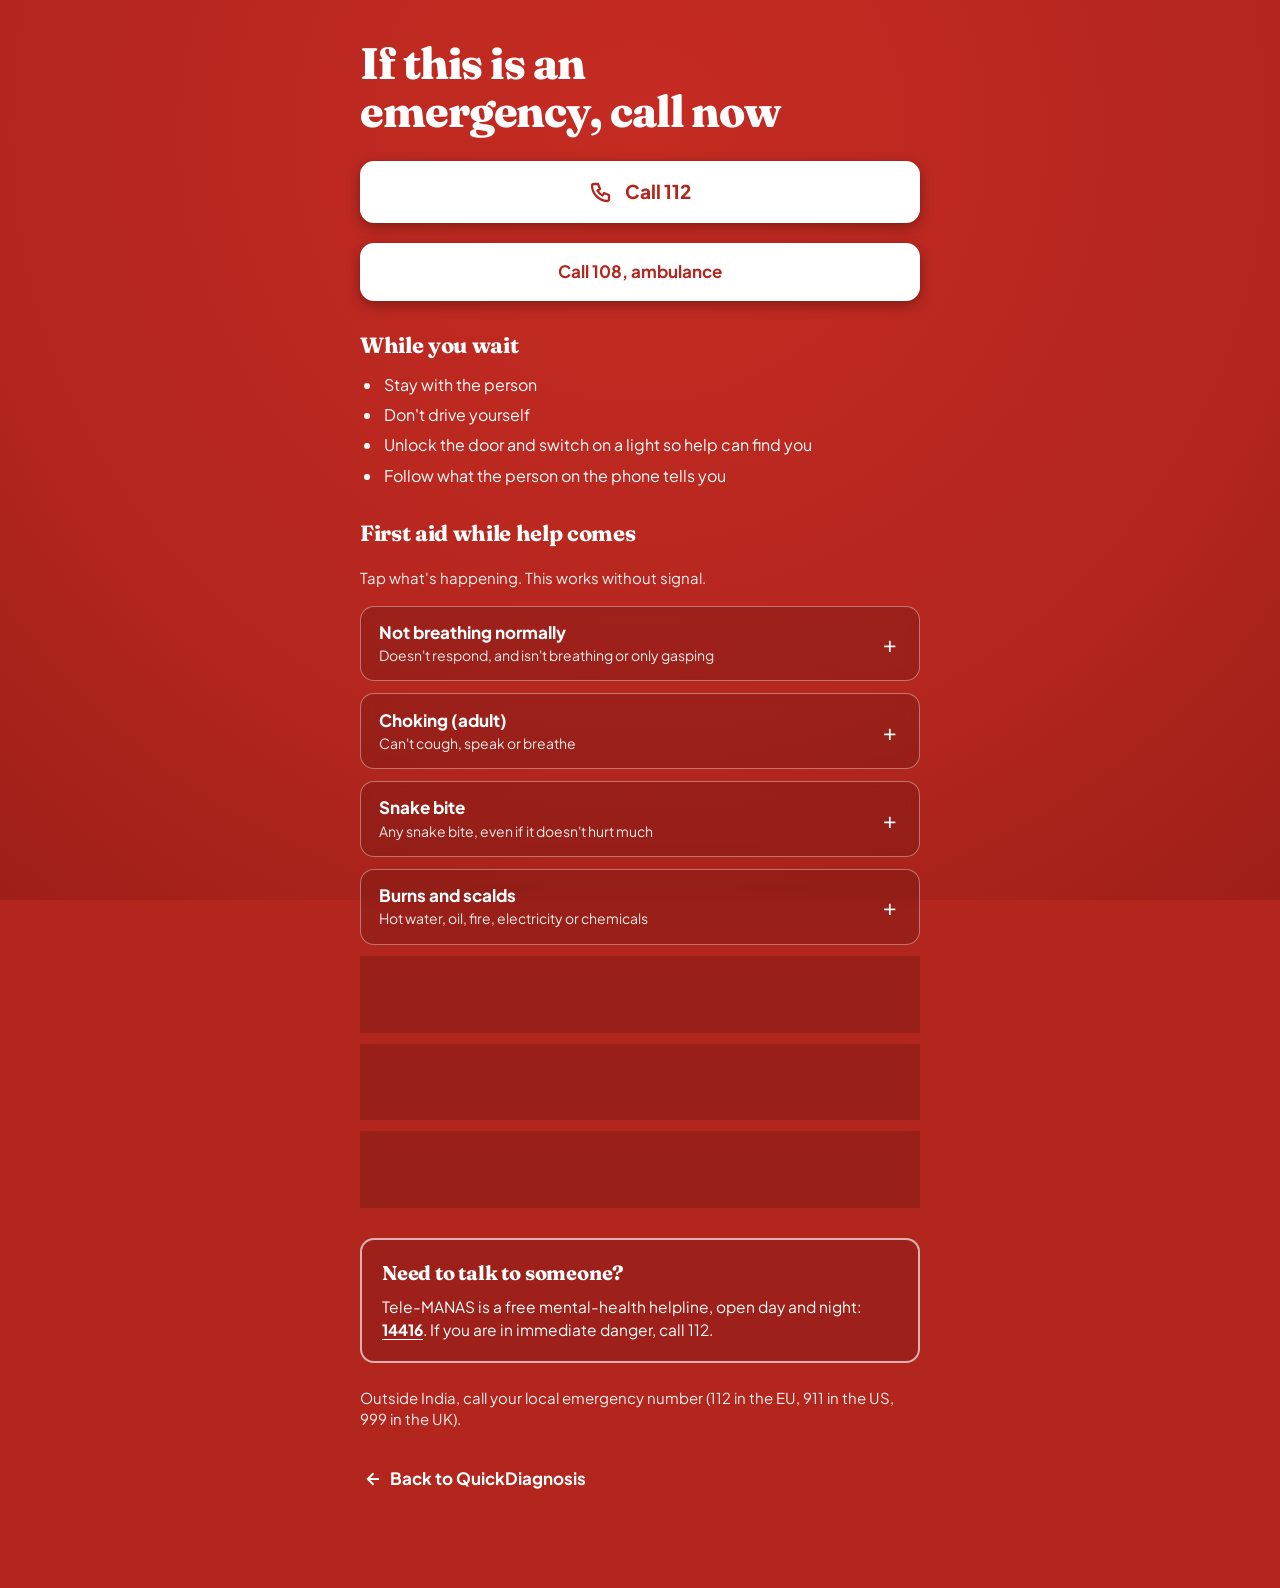
<file: templates/emergency.html>
<!DOCTYPE html>
<html lang="en">
<head>
  <meta charset="UTF-8">
  <meta name="viewport" content="width=device-width, initial-scale=1.0, maximum-scale=5.0">
  <meta http-equiv="X-UA-Compatible" content="ie=edge">
  
  <title>Emergency numbers · QuickDiagnosis</title>
  <meta name="description" content="If this is an emergency, call now. Numbers for India, what to do while you wait, and first aid that works without signal.">
  
  <!-- PWA & Mobile Web Capabilities -->
  <link rel="manifest" href="/manifest.json">
  <meta name="theme-color" content="#b3261e">
  <meta name="apple-mobile-web-app-capable" content="yes">
  <meta name="apple-mobile-web-app-status-bar-style" content="black-translucent">
  <link rel="icon" type="image/png" sizes="192x192" href="/static/icons/icon-192.png">
  <link rel="shortcut icon" href="/static/favicon.ico">

  <!-- Typography -->
  <link rel="preconnect" href="https://fonts.googleapis.com">
  <link rel="preconnect" href="https://fonts.gstatic.com" crossorigin>
  <link href="https://fonts.googleapis.com/css2?family=Fraunces:opsz,wght@9..144,700;800&family=Plus+Jakarta+Sans:wght@400;500;600;700;800&display=swap" rel="stylesheet">

  <style>
    /* ==========================================================================
       EMERGENCY FULL-RED PAGE STYLING
       Distraction-free, high-contrast, offline-first design
       Works seamlessly on both desktop (laptop) and mobile devices
       ========================================================================== */
    :root {
      --emergency-bg: #b3261e;
      --emergency-bg-darker: #9e1f18;
      --emergency-card-bg: rgba(0, 0, 0, 0.14);
      --emergency-card-hover: rgba(0, 0, 0, 0.22);
      --emergency-border: rgba(255, 255, 255, 0.38);
      --emergency-border-bright: rgba(255, 255, 255, 0.75);
      --text-white: #ffffff;
      --font-serif: 'Fraunces', Georgia, 'Times New Roman', serif;
      --font-sans: 'Plus Jakarta Sans', -apple-system, BlinkMacSystemFont, 'Segoe UI', Roboto, sans-serif;
    }

    *, *::before, *::after {
      box-sizing: border-box;
      margin: 0;
      padding: 0;
    }

    html, body {
      min-height: 100%;
      background-color: var(--emergency-bg);
      color: var(--text-white);
      font-family: var(--font-sans);
      font-size: 16px;
      line-height: 1.5;
      -webkit-font-smoothing: antialiased;
      -moz-osx-font-smoothing: grayscale;
      overflow-x: hidden;
    }

    body {
      background: radial-gradient(circle at 50% 15%, #c52b22 0%, var(--emergency-bg) 65%, var(--emergency-bg-darker) 100%);
      background-attachment: fixed;
    }

    /* Skip link for accessibility */
    .skip-link {
      position: absolute;
      top: -999px;
      left: 1rem;
      background: #ffffff;
      color: #9e1f18;
      padding: 0.5rem 1rem;
      border-radius: 6px;
      font-weight: 700;
      text-decoration: none;
      z-index: 1000;
    }
    .skip-link:focus {
      top: 1rem;
    }

    /* Main Container */
    .emergency-wrapper {
      min-height: 100vh;
      display: flex;
      flex-direction: column;
      justify-content: flex-start;
      align-items: center;
      padding: 2.5rem 1.25rem 4rem;
    }

    .emergency-container {
      width: 100%;
      max-width: 560px;
      margin: 0 auto;
      display: flex;
      flex-direction: column;
      gap: 1.25rem;
    }

    /* Top Heading */
    .emergency-heading {
      font-family: var(--font-serif);
      font-size: clamp(2rem, 1.4rem + 2.6vw, 2.75rem);
      font-weight: 800;
      line-height: 1.08;
      letter-spacing: -0.025em;
      color: var(--text-white);
      margin-bottom: 0.35rem;
      text-wrap: balance;
    }

    /* Primary Call Buttons */
    .btn-emergency {
      display: flex;
      align-items: center;
      justify-content: center;
      gap: 0.75rem;
      width: 100%;
      min-height: 62px;
      padding: 0.85rem 1.5rem;
      background-color: #ffffff;
      color: var(--emergency-bg);
      font-family: var(--font-sans);
      font-size: 1.1875rem;
      font-weight: 750;
      text-decoration: none;
      border-radius: 14px;
      border: 3px solid #ffffff;
      box-shadow: 0 4px 14px rgba(0, 0, 0, 0.32);
      cursor: pointer;
      user-select: none;
      transition: transform 0.16s ease, box-shadow 0.16s ease, background-color 0.16s ease;
      -webkit-tap-highlight-color: transparent;
    }

    .btn-emergency:hover {
      transform: translateY(-2px);
      box-shadow: 0 6px 18px rgba(0, 0, 0, 0.42);
      background-color: #fffaf9;
    }

    .btn-emergency:active {
      transform: translateY(1px);
      box-shadow: 0 2px 6px rgba(0, 0, 0, 0.28);
    }

    .btn-emergency svg {
      flex-shrink: 0;
      width: 24px;
      height: 24px;
    }

    .btn-emergency-secondary {
      min-height: 56px;
      font-size: 1.0625rem;
      font-weight: 700;
    }

    /* While You Wait Section */
    .while-you-wait-section {
      margin-top: 0.5rem;
    }

    .section-title {
      font-family: var(--font-serif);
      font-size: 1.375rem;
      font-weight: 750;
      letter-spacing: -0.015em;
      color: var(--text-white);
      margin-bottom: 0.65rem;
    }

    .wait-list {
      list-style-type: disc;
      padding-left: 1.35rem;
      display: flex;
      flex-direction: column;
      gap: 0.45rem;
      font-size: 1rem;
      line-height: 1.45;
    }

    .wait-list li {
      padding-left: 0.15rem;
    }

    /* First Aid Section */
    .first-aid-section {
      margin-top: 0.65rem;
      display: flex;
      flex-direction: column;
      gap: 0.75rem;
    }

    .section-subtitle {
      font-size: 0.9375rem;
      opacity: 0.92;
      margin-top: -0.35rem;
      margin-bottom: 0.25rem;
    }

    /* Accordion Details & Summary */
    .first-aid-item {
      border: 1.5px solid var(--emergency-border);
      border-radius: 14px;
      background: var(--emergency-card-bg);
      backdrop-filter: blur(6px);
      -webkit-backdrop-filter: blur(6px);
      padding: 0.95rem 1.15rem;
      transition: background-color 0.2s ease, border-color 0.2s ease, box-shadow 0.2s ease;
      cursor: pointer;
    }

    .first-aid-item:hover {
      background: var(--emergency-card-hover);
      border-color: var(--emergency-border-bright);
    }

    .first-aid-item[open] {
      background: rgba(0, 0, 0, 0.24);
      border-color: var(--emergency-border-bright);
      box-shadow: 0 4px 16px rgba(0, 0, 0, 0.2);
    }

    .first-aid-summary {
      display: flex;
      align-items: center;
      justify-content: space-between;
      gap: 1rem;
      list-style: none;
      outline: none;
      user-select: none;
    }

    .first-aid-summary::-webkit-details-marker {
      display: none;
    }

    .summary-text-group {
      display: flex;
      flex-direction: column;
      gap: 0.2rem;
    }

    .summary-title {
      font-size: 1.0625rem;
      font-weight: 750;
      color: var(--text-white);
      line-height: 1.25;
    }

    .summary-subtitle {
      font-size: 0.875rem;
      opacity: 0.9;
      color: var(--text-white);
      line-height: 1.35;
    }

    .toggle-plus-icon {
      flex-shrink: 0;
      width: 22px;
      height: 22px;
      display: flex;
      align-items: center;
      justify-content: center;
      font-size: 1.4rem;
      font-weight: 400;
      line-height: 1;
      color: var(--text-white);
      transition: transform 0.22s cubic-bezier(0.16, 1, 0.3, 1);
    }

    .first-aid-item[open] .toggle-plus-icon {
      transform: rotate(45deg);
    }

    /* Accordion Body */
    .first-aid-body {
      padding-top: 1rem;
      margin-top: 0.75rem;
      border-top: 1px solid rgba(255, 255, 255, 0.2);
      display: flex;
      flex-direction: column;
      gap: 0.9rem;
      cursor: default;
    }

    .btn-call-first {
      min-height: 48px;
      font-size: 1rem;
      font-weight: 700;
      padding: 0.65rem 1.2rem;
      border-radius: 12px;
    }

    .body-subsection {
      display: flex;
      flex-direction: column;
      gap: 0.35rem;
    }

    .body-subheading {
      font-size: 1rem;
      font-weight: 750;
      color: var(--text-white);
    }

    .do-list {
      list-style-type: decimal;
      padding-left: 1.35rem;
      display: flex;
      flex-direction: column;
      gap: 0.45rem;
      font-size: 0.9375rem;
      line-height: 1.45;
    }

    .dont-list {
      list-style-type: disc;
      padding-left: 1.35rem;
      display: flex;
      flex-direction: column;
      gap: 0.45rem;
      font-size: 0.9375rem;
      line-height: 1.45;
    }

    .source-note {
      font-size: 0.8125rem;
      opacity: 0.9;
      line-height: 1.4;
      margin-top: 0.25rem;
    }

    .source-note a {
      color: var(--text-white);
      text-decoration: underline;
      text-underline-offset: 3px;
    }

    /* Need to talk to someone card */
    .support-card {
      margin-top: 0.65rem;
      border: 2px solid rgba(255, 255, 255, 0.65);
      border-radius: 14px;
      background: rgba(0, 0, 0, 0.12);
      padding: 1.15rem 1.25rem;
      display: flex;
      flex-direction: column;
      gap: 0.5rem;
    }

    .support-title {
      font-family: var(--font-serif);
      font-size: 1.25rem;
      font-weight: 750;
      color: var(--text-white);
      letter-spacing: -0.01em;
    }

    .support-text {
      font-size: 0.96875rem;
      line-height: 1.48;
    }

    .support-text a {
      color: var(--text-white);
      font-weight: 750;
      text-decoration: underline;
      text-underline-offset: 3px;
    }

    /* Outside India Text */
    .outside-note {
      font-size: 0.9375rem;
      opacity: 0.92;
      line-height: 1.45;
      margin-top: 0.25rem;
    }

    /* Back Link (Requested change: "Back to QuickDiagnosis") */
    .back-action-wrap {
      margin-top: 0.5rem;
      padding-bottom: 1.5rem;
    }

    .back-to-home-link {
      display: inline-flex;
      align-items: center;
      gap: 0.5rem;
      font-size: 1.0625rem;
      font-weight: 700;
      color: var(--text-white);
      text-decoration: none;
      padding: 0.5rem 0.25rem;
      border-radius: 6px;
      transition: opacity 0.15s ease, transform 0.15s ease;
    }

    .back-to-home-link:hover {
      text-decoration: underline;
      text-underline-offset: 4px;
      opacity: 0.92;
      transform: translateX(-2px);
    }

    .back-to-home-link svg {
      width: 18px;
      height: 18px;
      transition: transform 0.15s ease;
    }

    .back-to-home-link:hover svg {
      transform: translateX(-3px);
    }

    /* ==========================================================================
       RESPONSIVE ADAPTATIONS (Desktop Laptop & Mobile)
       ========================================================================== */
    @media (max-width: 600px) {
      .emergency-wrapper {
        padding: 1.75rem 1rem 3rem;
      }

      .emergency-heading {
        font-size: 2.15rem;
      }

      .btn-emergency {
        min-height: 58px;
        font-size: 1.125rem;
        padding: 0.8rem 1.25rem;
      }

      .btn-emergency-secondary {
        min-height: 52px;
        font-size: 1rem;
      }

      .first-aid-item {
        padding: 0.85rem 1rem;
      }

      .summary-title {
        font-size: 1rem;
      }

      .summary-subtitle {
        font-size: 0.825rem;
      }

      .support-card {
        padding: 1rem;
      }

      .support-title {
        font-size: 1.15rem;
      }
    }

    @media (max-width: 360px) {
      .emergency-heading {
        font-size: 1.85rem;
      }
      .btn-emergency {
        font-size: 1.05rem;
      }
    }
  </style>
</head>
<body>

  <!-- Accessible Skip Link -->
  <a class="skip-link" href="#emergency-main">Skip to content</a>

  <main class="emergency-wrapper" id="emergency-main">
    <div class="emergency-container">
      
      <!-- Page Title -->
      <h1 class="emergency-heading">If this is an<br>emergency, call now</h1>

      <!-- Primary Emergency Call Buttons -->
      <a class="btn-emergency" href="tel:112" aria-label="Call national emergency number 112">
        <svg viewBox="0 0 24 24" fill="none" stroke="currentColor" stroke-width="2.3" stroke-linecap="round" stroke-linejoin="round" aria-hidden="true" focusable="false">
          <path d="M5 4h4l2 5-2.5 1.5a11 11 0 0 0 5 5L15 13l5 2v4a2 2 0 0 1-2 2A16 16 0 0 1 3 6a2 2 0 0 1 2-2z"/>
        </svg>
        Call 112
      </a>

      <a class="btn-emergency btn-emergency-secondary" href="tel:108" aria-label="Call ambulance emergency number 108">
        Call 108, ambulance
      </a>

      <!-- While you wait -->
      <section class="while-you-wait-section" aria-labelledby="while-wait-heading">
        <h2 id="while-wait-heading" class="section-title">While you wait</h2>
        <ul class="wait-list">
          <li>Stay with the person</li>
          <li>Don't drive yourself</li>
          <li>Unlock the door and switch on a light so help can find you</li>
          <li>Follow what the person on the phone tells you</li>
        </ul>
      </section>

      <!-- First aid while help comes -->
      <section class="first-aid-section" aria-labelledby="first-aid-heading">
        <h2 id="first-aid-heading" class="section-title">First aid while help comes</h2>
        <p class="section-subtitle">Tap what's happening. This works without signal.</p>

        <!-- 1. Not breathing normally -->
        <details id="cpr" class="first-aid-item">
          <summary class="first-aid-summary">
            <div class="summary-text-group">
              <span class="summary-title">Not breathing normally</span>
              <span class="summary-subtitle">Doesn't respond, and isn't breathing or only gasping</span>
            </div>
            <span class="toggle-plus-icon" aria-hidden="true">+</span>
          </summary>
          <div class="first-aid-body">
            <a class="btn-emergency btn-call-first" href="tel:112">
              <svg viewBox="0 0 24 24" fill="none" stroke="currentColor" stroke-width="2.3" stroke-linecap="round" stroke-linejoin="round" aria-hidden="true" focusable="false">
                <path d="M5 4h4l2 5-2.5 1.5a11 11 0 0 0 5 5L15 13l5 2v4a2 2 0 0 1-2 2A16 16 0 0 1 3 6a2 2 0 0 1 2-2z"/>
              </svg>
              Call 112 first
            </a>
            <div class="body-subsection">
              <h3 class="body-subheading">Do</h3>
              <ol class="do-list">
                <li>Call 112 and put the phone on speaker.</li>
                <li>Kneel beside them. Put the heel of one hand in the centre of the chest, the other hand on top.</li>
                <li>Push down hard and fast, about 5 to 6 cm, twice a second. Let the chest come back up each time.</li>
                <li>Keep going until help arrives or they start breathing normally. Swap with someone if you tire.</li>
              </ol>
            </div>
            <div class="body-subsection">
              <h3 class="body-subheading">Don't</h3>
              <ul class="dont-list">
                <li>Don't stop to check for breathing again and again.</li>
                <li>Don't wait for a doctor before you start pushing.</li>
              </ul>
            </div>
            <p class="source-note">
              From: <a href="https://www.nhs.uk/conditions/first-aid/cpr/" target="_blank" rel="noopener noreferrer">NHS: CPR</a>. General first aid, not a substitute for emergency help.
            </p>
          </div>
        </details>

        <!-- 2. Choking (adult) -->
        <details id="choking" class="first-aid-item">
          <summary class="first-aid-summary">
            <div class="summary-text-group">
              <span class="summary-title">Choking (adult)</span>
              <span class="summary-subtitle">Can't cough, speak or breathe</span>
            </div>
            <span class="toggle-plus-icon" aria-hidden="true">+</span>
          </summary>
          <div class="first-aid-body">
            <a class="btn-emergency btn-call-first" href="tel:112">
              <svg viewBox="0 0 24 24" fill="none" stroke="currentColor" stroke-width="2.3" stroke-linecap="round" stroke-linejoin="round" aria-hidden="true" focusable="false">
                <path d="M5 4h4l2 5-2.5 1.5a11 11 0 0 0 5 5L15 13l5 2v4a2 2 0 0 1-2 2A16 16 0 0 1 3 6a2 2 0 0 1 2-2z"/>
              </svg>
              Call 112 first
            </a>
            <div class="body-subsection">
              <h3 class="body-subheading">Do</h3>
              <ol class="do-list">
                <li>If they can cough, tell them to keep coughing.</li>
                <li>If they can't: up to 5 sharp blows between the shoulder blades while they lean forward.</li>
                <li>Then up to 5 abdominal thrusts: stand behind, a fist just above the belly button, pull sharply in and up.</li>
                <li>Keep alternating. Call 112 if it doesn't clear. If they stop responding, start CPR.</li>
                <li>See a doctor afterwards if you used abdominal thrusts.</li>
              </ol>
            </div>
            <div class="body-subsection">
              <h3 class="body-subheading">Don't</h3>
              <ul class="dont-list">
                <li>Don't put your fingers in their mouth to search for the object.</li>
                <li>Don't use abdominal thrusts on a pregnant woman or a baby under 1: call 112 and follow their instructions.</li>
              </ul>
            </div>
            <p class="source-note">
              From: <a href="https://www.neas.nhs.uk/community-learning/emergency-advice/choking" target="_blank" rel="noopener noreferrer">NHS (NEAS): choking</a>, <a href="https://cpr.heart.org/en/resuscitation-science/cpr-and-ecc-guidelines/adult-basic-life-support" target="_blank" rel="noopener noreferrer">AHA 2025 basic life support</a>. General first aid, not a substitute for emergency help.
            </p>
          </div>
        </details>

        <!-- 3. Snake bite -->
        <details id="snakebite" class="first-aid-item">
          <summary class="first-aid-summary">
            <div class="summary-text-group">
              <span class="summary-title">Snake bite</span>
              <span class="summary-subtitle">Any snake bite, even if it doesn't hurt much</span>
            </div>
            <span class="toggle-plus-icon" aria-hidden="true">+</span>
          </summary>
          <div class="first-aid-body">
            <a class="btn-emergency btn-call-first" href="tel:112">
              <svg viewBox="0 0 24 24" fill="none" stroke="currentColor" stroke-width="2.3" stroke-linecap="round" stroke-linejoin="round" aria-hidden="true" focusable="false">
                <path d="M5 4h4l2 5-2.5 1.5a11 11 0 0 0 5 5L15 13l5 2v4a2 2 0 0 1-2 2A16 16 0 0 1 3 6a2 2 0 0 1 2-2z"/>
              </svg>
              Call 112 first
            </a>
            <div class="body-subsection">
              <h3 class="body-subheading">Do</h3>
              <ol class="do-list">
                <li>Stay calm and reassure them: most snake bites are not venomous.</li>
                <li>Keep the bitten arm or leg still, like a broken bone: a loose splint, no pressure.</li>
                <li>Take off rings, watches, shoes and anything tight near the bite.</li>
                <li>Get to the nearest hospital or health centre at once (call 108 or 112). Don't let them walk or drive.</li>
                <li>Tell the doctor about any symptoms on the way. Take a photo of the snake only if it's safe.</li>
              </ol>
            </div>
            <div class="body-subsection">
              <h3 class="body-subheading">Don't</h3>
              <ul class="dont-list">
                <li>No tight tourniquet or rope.</li>
                <li>Don't cut, suck, rub or massage the bite, and put nothing on it: no herbs, chemicals, ice or 'black stone'.</li>
                <li>Nothing to eat or drink.</li>
                <li>Don't lose time with a traditional healer, and don't try to catch or kill the snake.</li>
              </ul>
            </div>
            <p class="source-note">
              From: <a href="https://clinicalestablishments.mohfw.gov.in/sites/default/files/standard-treatment-guidelines/3941.pdf" target="_blank" rel="noopener noreferrer">MoHFW snakebite guidelines (2016)</a>, <a href="https://www.who.int/news-room/fact-sheets/detail/snakebite-envenoming" target="_blank" rel="noopener noreferrer">WHO: snakebite</a>, <a href="https://www.nhs.uk/conditions/snake-bites/" target="_blank" rel="noopener noreferrer">NHS: snake bites</a>. General first aid, not a substitute for emergency help.
            </p>
          </div>
        </details>

        <!-- 4. Burns and scalds -->
        <details id="burns" class="first-aid-item">
          <summary class="first-aid-summary">
            <div class="summary-text-group">
              <span class="summary-title">Burns and scalds</span>
              <span class="summary-subtitle">Hot water, oil, fire, electricity or chemicals</span>
            </div>
            <span class="toggle-plus-icon" aria-hidden="true">+</span>
          </summary>
          <div class="first-aid-body">
            <div class="body-subsection">
              <h3 class="body-subheading">Do</h3>
              <ol class="do-list">
                <li>Make it safe first: switch off the electricity, move away from the heat.</li>
                <li>Take off clothes and jewellery near the burn, unless stuck to the skin.</li>
                <li>Cool the burn under cool running water for 20 minutes. Keep the rest of the person warm, especially a child.</li>
                <li>Cover it loosely with cling film or a clean cloth.</li>
                <li>Go to hospital for a large or deep burn, or one on the face, hands, feet or private parts.</li>
                <li>Chemical and electrical burns always need a hospital. Call 112 for a serious burn.</li>
              </ol>
            </div>
            <div class="body-subsection">
              <h3 class="body-subheading">Don't</h3>
              <ul class="dont-list">
                <li>No ice.</li>
                <li>No butter, oil, toothpaste, haldi, paste or cream.</li>
                <li>Don't burst blisters or pull off stuck clothing.</li>
                <li>No sticky plasters.</li>
              </ul>
            </div>
            <p class="source-note">
              From: <a href="https://www.nhs.uk/conditions/burns-and-scalds/" target="_blank" rel="noopener noreferrer">NHS: burns and scalds</a>, <a href="https://www.who.int/news-room/fact-sheets/detail/burns" target="_blank" rel="noopener noreferrer">WHO: burns</a>. General first aid, not a substitute for emergency help.
            </p>
          </div>
        </details>

        <!-- 5. Heat stroke -->
        <details id="heatstroke" class="first-aid-item">
          <summary class="first-aid-summary">
            <div class="summary-text-group">
              <span class="summary-title">Heat stroke</span>
              <span class="summary-subtitle">Very hot skin with confusion, fainting, fits, or no sweating</span>
            </div>
            <span class="toggle-plus-icon" aria-hidden="true">+</span>
          </summary>
          <div class="first-aid-body">
            <a class="btn-emergency btn-call-first" href="tel:112">
              <svg viewBox="0 0 24 24" fill="none" stroke="currentColor" stroke-width="2.3" stroke-linecap="round" stroke-linejoin="round" aria-hidden="true" focusable="false">
                <path d="M5 4h4l2 5-2.5 1.5a11 11 0 0 0 5 5L15 13l5 2v4a2 2 0 0 1-2 2A16 16 0 0 1 3 6a2 2 0 0 1 2-2z"/>
              </svg>
              Call 112 first
            </a>
            <div class="body-subsection">
              <h3 class="body-subheading">Do</h3>
              <ol class="do-list">
                <li>Call 112 or 108.</li>
                <li>Move them to shade or a cool room and take off extra clothes.</li>
                <li>Wet the skin with cool water and fan them all the time. Cold packs or wet cloths on the neck and armpits.</li>
                <li>If they're unconscious but breathing, lay them on their side.</li>
                <li>Small sips of water only if they're fully awake.</li>
              </ol>
            </div>
            <div class="body-subsection">
              <h3 class="body-subheading">Don't</h3>
              <ul class="dont-list">
                <li>No drinks if they're confused or unconscious.</li>
                <li>Don't leave them alone.</li>
              </ul>
            </div>
            <p class="source-note">
              From: <a href="https://ncdc.mohfw.gov.in/uploads/pdf/5.%20Public%20Health%20Advisory_Extreme%20HeatHeatwave.pdf" target="_blank" rel="noopener noreferrer">NCDC heatwave advisory</a>, <a href="https://www.nhs.uk/conditions/heat-exhaustion-heatstroke/" target="_blank" rel="noopener noreferrer">NHS: heatstroke</a>. General first aid, not a substitute for emergency help.
            </p>
          </div>
        </details>

        <!-- 6. Dog or animal bite -->
        <details id="dogbite" class="first-aid-item">
          <summary class="first-aid-summary">
            <div class="summary-text-group">
              <span class="summary-title">Dog or animal bite</span>
              <span class="summary-subtitle">A bite or scratch from a dog, cat, monkey or any animal</span>
            </div>
            <span class="toggle-plus-icon" aria-hidden="true">+</span>
          </summary>
          <div class="first-aid-body">
            <div class="body-subsection">
              <h3 class="body-subheading">Do</h3>
              <ol class="do-list">
                <li>Wash the wound with soap and running water for at least 15 minutes.</li>
                <li>Put on an antiseptic such as povidone-iodine if you have it.</li>
                <li>Go to a hospital or health centre the same day for the rabies vaccine. Deep bites also need an injection around the wound.</li>
                <li>Ask whether you need a tetanus shot.</li>
              </ol>
            </div>
            <div class="body-subsection">
              <h3 class="body-subheading">Don't</h3>
              <ul class="dont-list">
                <li>Don't put chillies, oil, turmeric or anything else on the wound.</li>
                <li>Don't stitch it or bind it tightly at home.</li>
                <li>Don't wait to see if the animal gets ill: start the vaccine now.</li>
              </ul>
            </div>
            <p class="source-note">
              From: <a href="https://www.who.int/news-room/fact-sheets/detail/rabies" target="_blank" rel="noopener noreferrer">WHO: rabies</a>, <a href="https://www.nhs.uk/conditions/animal-and-human-bites/" target="_blank" rel="noopener noreferrer">NHS: animal and human bites</a>. General first aid, not a substitute for emergency help.
            </p>
          </div>
        </details>

        <!-- 7. Fainting -->
        <details id="fainting" class="first-aid-item">
          <summary class="first-aid-summary">
            <div class="summary-text-group">
              <span class="summary-title">Fainting</span>
              <span class="summary-subtitle">Suddenly falls or slumps, then usually wakes quickly</span>
            </div>
            <span class="toggle-plus-icon" aria-hidden="true">+</span>
          </summary>
          <div class="first-aid-body">
            <div class="body-subsection">
              <h3 class="body-subheading">Do</h3>
              <ol class="do-list">
                <li>Check they respond and are breathing.</li>
                <li>Lay them on their back and raise their legs. If she's more than 28 weeks pregnant, on her side.</li>
                <li>Call 112 if they don't wake within a minute, or aren't breathing normally.</li>
                <li>Also call 112 for chest pain, a fit, an injury, or fainting while exercising or lying down.</li>
                <li>See a doctor afterwards, even if they feel fine.</li>
              </ol>
            </div>
            <div class="body-subsection">
              <h3 class="body-subheading">Don't</h3>
              <ul class="dont-list">
                <li>Don't let them get up quickly: slowly, when they feel ready.</li>
                <li>Don't let them drive afterwards.</li>
              </ul>
            </div>
            <p class="source-note">
              From: <a href="https://www.nhs.uk/conditions/fainting/" target="_blank" rel="noopener noreferrer">NHS: fainting</a>. General first aid, not a substitute for emergency help.
            </p>
          </div>
        </details>

      </section>

      <!-- Mental Health Helpline Box -->
      <section class="support-card" aria-labelledby="support-heading">
        <h2 id="support-heading" class="support-title">Need to talk to someone?</h2>
        <p class="support-text">
          Tele-MANAS is a free mental-health helpline, open day and night: <a href="tel:14416">14416</a>. If you are in immediate danger, call 112.
        </p>
      </section>

      <!-- Outside India Note -->
      <p class="outside-note">
        Outside India, call your local emergency number (112 in the EU, 911 in the US, 999 in the UK).
      </p>

      <!-- Back Link (Text changed to "Back to QuickDiagnosis" as requested) -->
      <div class="back-action-wrap">
        <a href="/" class="back-to-home-link" id="back-to-qd-link" onclick="if(window.history.length > 1 && document.referrer.includes(window.location.host)) { window.history.back(); return false; }">
          <svg viewBox="0 0 24 24" fill="none" stroke="currentColor" stroke-width="2.5" stroke-linecap="round" stroke-linejoin="round" aria-hidden="true" focusable="false">
            <line x1="19" y1="12" x2="5" y2="12"></line>
            <polyline points="12 19 5 12 12 5"></polyline>
          </svg>
          Back to QuickDiagnosis
        </a>
      </div>

    </div>
  </main>

  <script>
    // Ensure offline resilience: register service worker if available
    if ('serviceWorker' in navigator) {
      navigator.serviceWorker.register('/sw.js').catch(function() {});
    }
  </script>
</body>
</html>
</file>
